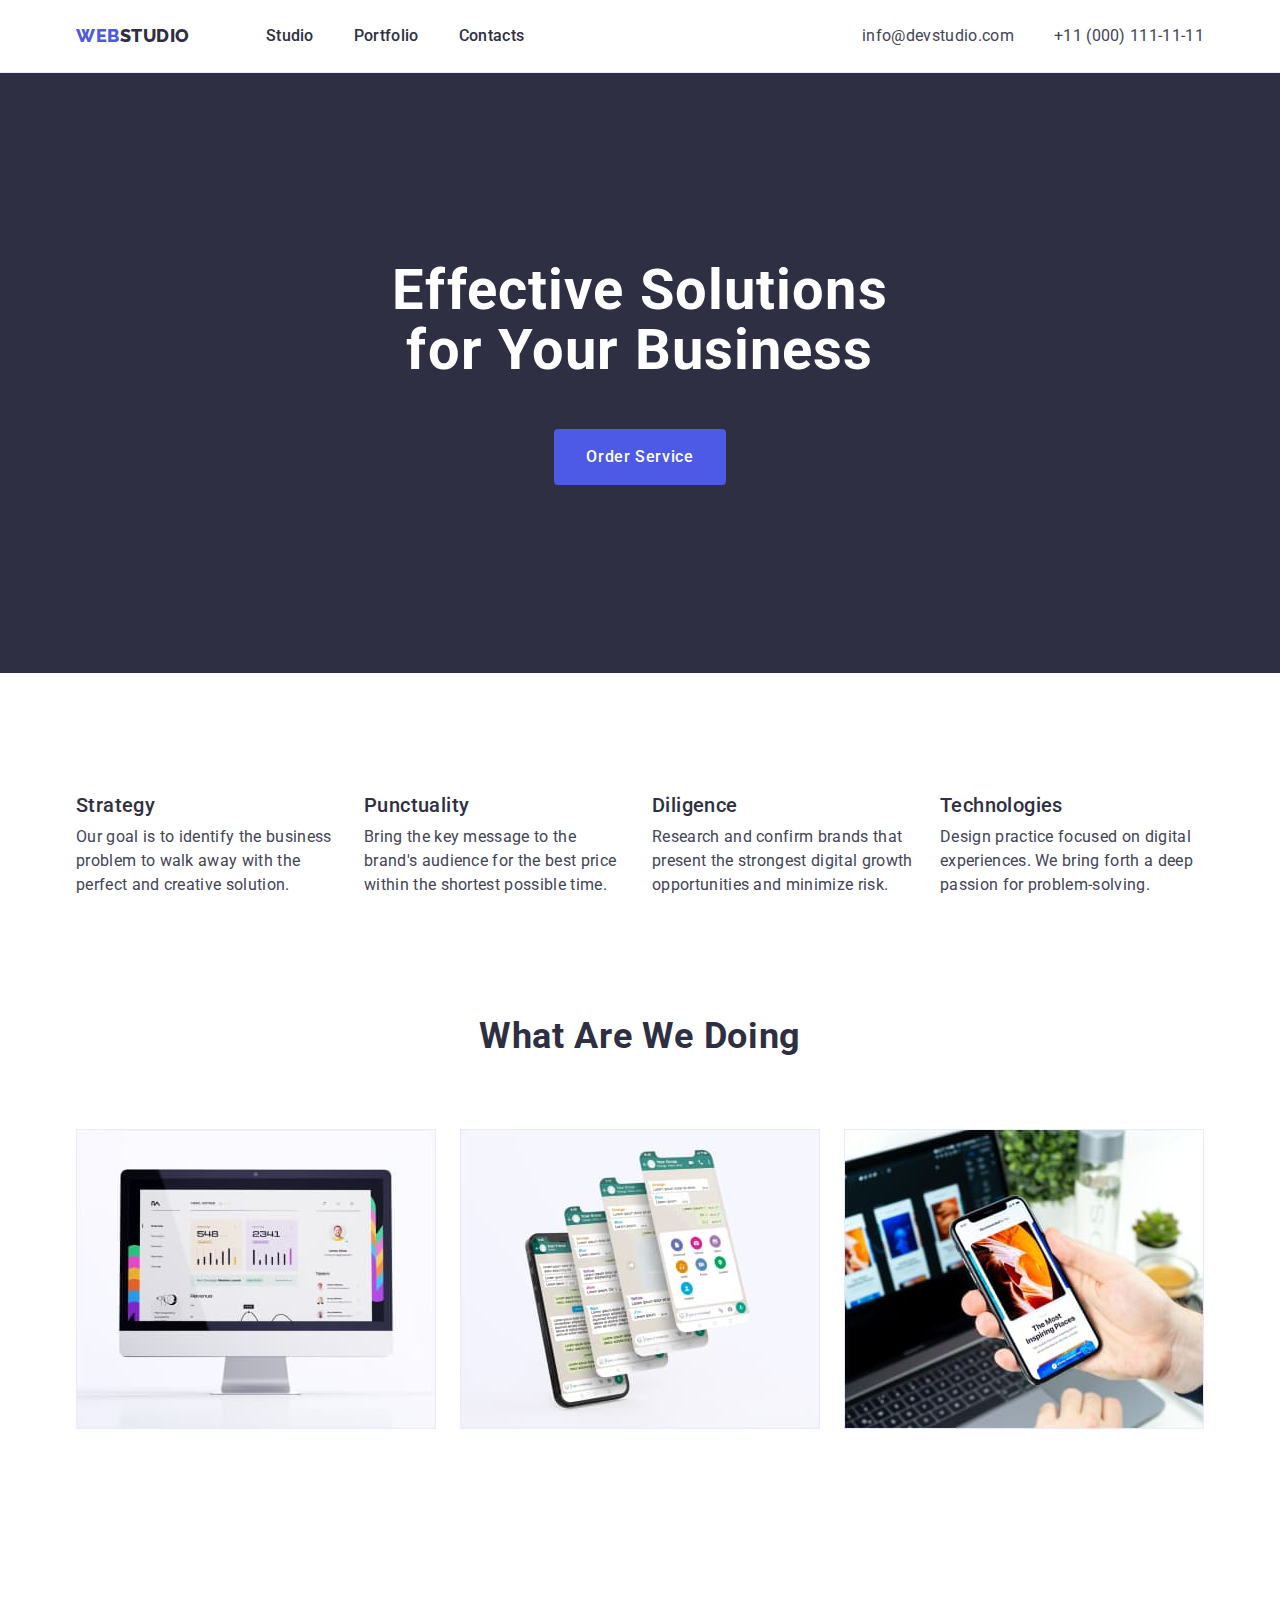
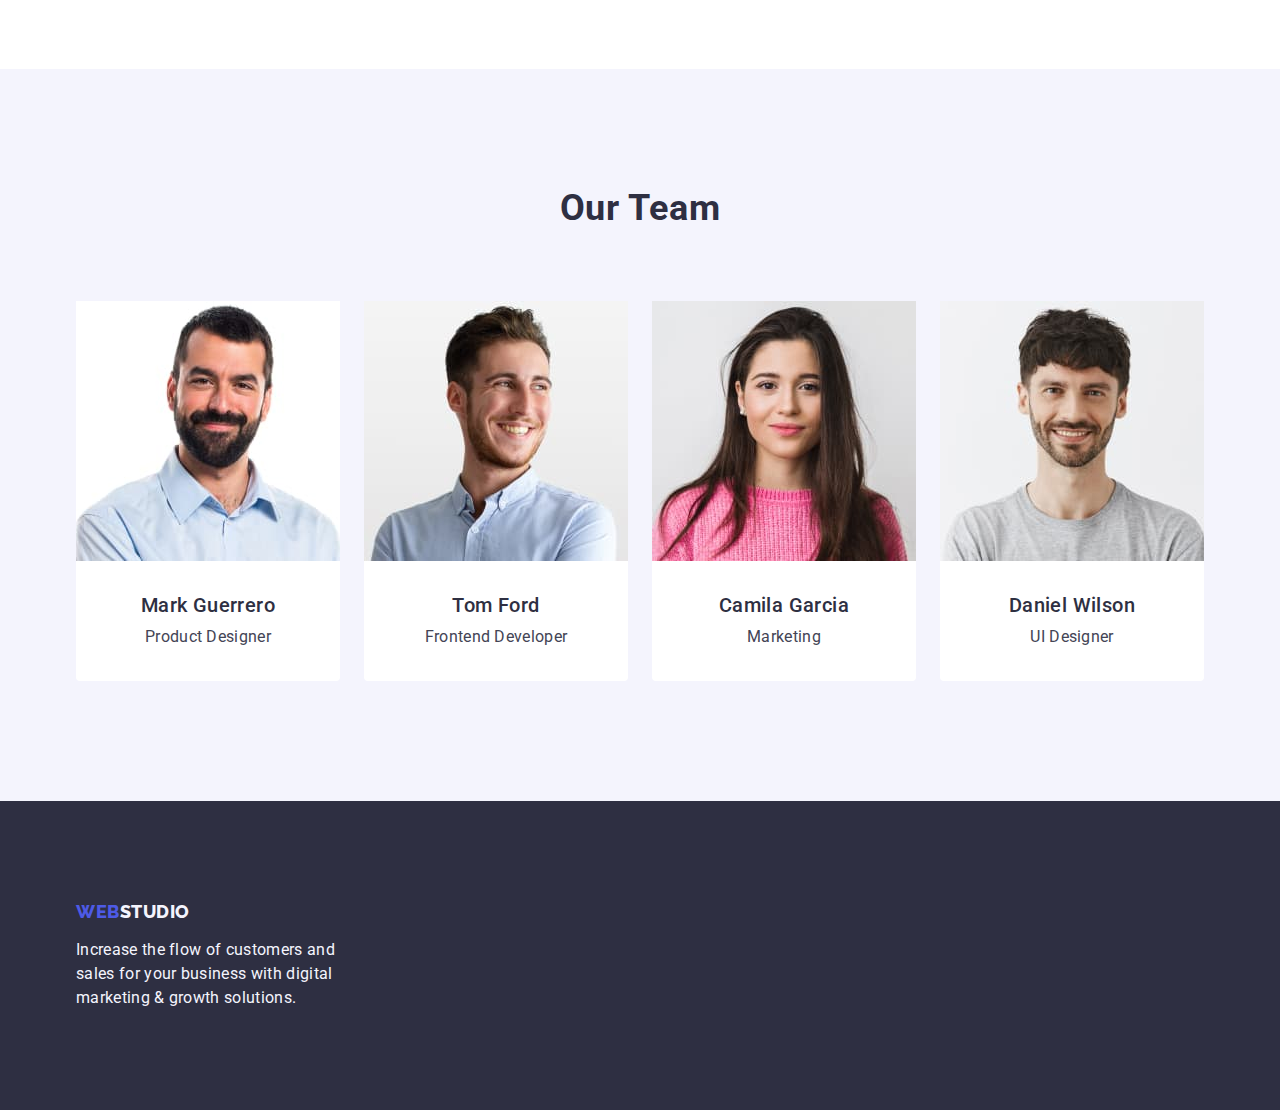
<file: index.html>
<!DOCTYPE html>
<html lang="en">
  <head>
    <meta charset="UTF-8" />
    <meta http-equiv="X-UA-Compatible" content="IE=edge" />
    <meta name="viewport" content="width=h, initial-scale=1.0" />
    <title>WebStudio</title>
    <link
      rel="stylesheet"
      href="https://cdn.jsdelivr.net/npm/modern-normalize@1.1.0/modern-normalize.min.css"
    />
    <link rel="preconnect" href="https://fonts.googleapis.com" />
    <link rel="preconnect" href="https://fonts.gstatic.com" crossorigin />
    <link
      href="https://fonts.googleapis.com/css2?family=Raleway:wght@800&family=Roboto:wght@400;500;700;900&display=swap"
      rel="stylesheet"
    />

    <link rel="stylesheet" href="./css/styles.css" />
  </head>
  <body>
    <!--========================Header============================ -->

    <header class="page-header">
      <div class="container page-header-container">
        <nav class="page-nav">
          <a class="logo-type link" href="./index.html"
            >Web<span class="colorr">Studio</span></a
          >
          <ul class="menu-list list">
            <li class="menu-item link">
              <a class="menu-link link" href="./index.html">Studio</a>
            </li>
            <li class="menu-item link">
              <a class="menu-link link" href="./portfolio.html">Portfolio</a>
            </li>
            <li class="menu-item link">
              <a class="menu-link link" href="">Contacts</a>
            </li>
          </ul>
        </nav>

        <address class="contacts-i">
          <ul class="contact list">
            <li class="contact-item">
              <a class="addressa link" href="mailto:info@devstudio.com"
                >info@devstudio.com</a
              >
            </li>
            <li class="contact-item">
              <a class="addressa link" href="tel:+110001111111"
                >+11 (000) 111-11-11</a
              >
            </li>
          </ul>
        </address>
      </div>
    </header>
    <main>
      <!-- ==================Hero-image-section-1 =================== -->

      <section class="section-hero">
        <div class="container section-hero-container">
          <h1 class="hero-h main-title">
            Effective Solutions for Your Business
          </h1>
          <button class="modal-btn" type="button">Order Service</button>
        </div>
      </section>

      <!-- ====================Section 2============================= -->

      <section class="distinctive-features">
        <div class="container distinctive-features-container">
          <h2 class="visually-hidden">distinctive-features</h2>

          <ul class="flex-container-s distinctive-features-list list">
            <li class="distinctive-features-item">
              <h3 class="flex-h-s distinctive-features-header">Strategy</h3>
              <p class="distinctive-features-text">
                Our goal is to identify the business problem to walk away with
                the perfect and creative solution.
              </p>
            </li>
            <li class="distinctive-features-item">
              <h3 class="flex-h-s distinctive-features-header">Punctuality</h3>
              <p class="distinctive-features-text">
                Bring the key message to the brand's audience for the best price
                within the shortest possible time.
              </p>
            </li>
            <li class="distinctive-features-item">
              <h3 class="flex-h-s distinctive-features-header">Diligence</h3>
              <p class="distinctive-features-text">
                Research and confirm brands that present the strongest digital
                growth opportunities and minimize risk.
              </p>
            </li>
            <li class="distinctive-features-item">
              <h3 class="flex-h-s distinctive-features-header">Technologies</h3>
              <p class="distinctive-features-text">
                Design practice focused on digital experiences. We bring forth a
                deep passion for problem-solving.
              </p>
            </li>
          </ul>
        </div>
      </section>
      <!-- ========================= Section 3 ============================= -->
      <section class="our-work">
        <div class="container our-work-container">
          <h2 class="flex-h-work our-work-header">What are we doing</h2>
          <ul class="flex-container-work work-list list">
            <li class="flex-items-t flex-items-work">
              <img
                src="./images/robots/img-1.jpg"
                alt="computer"
                width="360"
                height="300"
              />
            </li>
            <li class="flex-items-t flex-items-work">
              <img
                src="./images/robots/img-2.jpg"
                alt="telephone"
                width="360"
                height="300"
              />
            </li>
            <li class="flex-items-t flex-items-work">
              <img
                src="./images/robots/img-3.jpg"
                alt="laptop"
                width="360"
                height="300"
              />
            </li>
          </ul>
        </div>
      </section>

      <!--=========================== Section 4 ====================== -->

      <section class="our-team">
        <div class="container our-team-container">
          <h2 class="flex-h-t our-team-header">Our Team</h2>
          <ul class="flex-container-t our-team-list list">
            <li class="flex-items-t img">
              <img
                src="./images/team/mark-guerrero-1.jpg"
                alt="foto-mark-guerrero"
                width="264"
                height="260"
              />
              <div class="post-s-t">
                <h3 class="team-member-name">Mark Guerrero</h3>
                <p class="our-team-text">Product Designer</p>
              </div>
            </li>

            <li class="flex-items-t img">
              <img
                src="./images/team/tom-ford-2.jpg"
                alt="foto-tom-ford"
                width="264"
                height="260"
              />
              <div class="post-s-t">
                <h3 class="team-member-name">Tom Ford</h3>
                <p class="our-team-text">Frontend Developer</p>
              </div>
            </li>

            <li class="flex-items-t img">
              <img
                src="./images/team/camila-garcia-3.jpg"
                alt="foto-camila-garcia"
                width="264"
                height="260"
              />
              <div class="post-s-t">
                <h3 class="team-member-name">Camila Garcia</h3>
                <p class="our-team-text">Marketing</p>
              </div>
            </li>

            <li class="flex-items-t img">
              <img
                src="./images/team/daniel-wilson-4.jpg"
                alt="foto-daniel-wilson"
                width="264"
                height="260"
              />
              <div class="post-s-t">
                <h3 class="team-member-name">Daniel Wilson</h3>
                <p class="our-team-text">UI Designer</p>
              </div>
            </li>
          </ul>
        </div>
      </section>
    </main>
    <!-- =============================Footer====================== -->
    <footer class="footer">
      <div class="container footer-container">
        <a class="logo-type-footer link" href="./index.html"
          >Web<span class="colorr-footer">Studio</span></a
        >
        <p class="paragraph footer-text">
          Increase the flow of customers and sales for your business with
          digital marketing & growth solutions.
        </p>
      </div>
    </footer>
  </body>
</html>
</file>
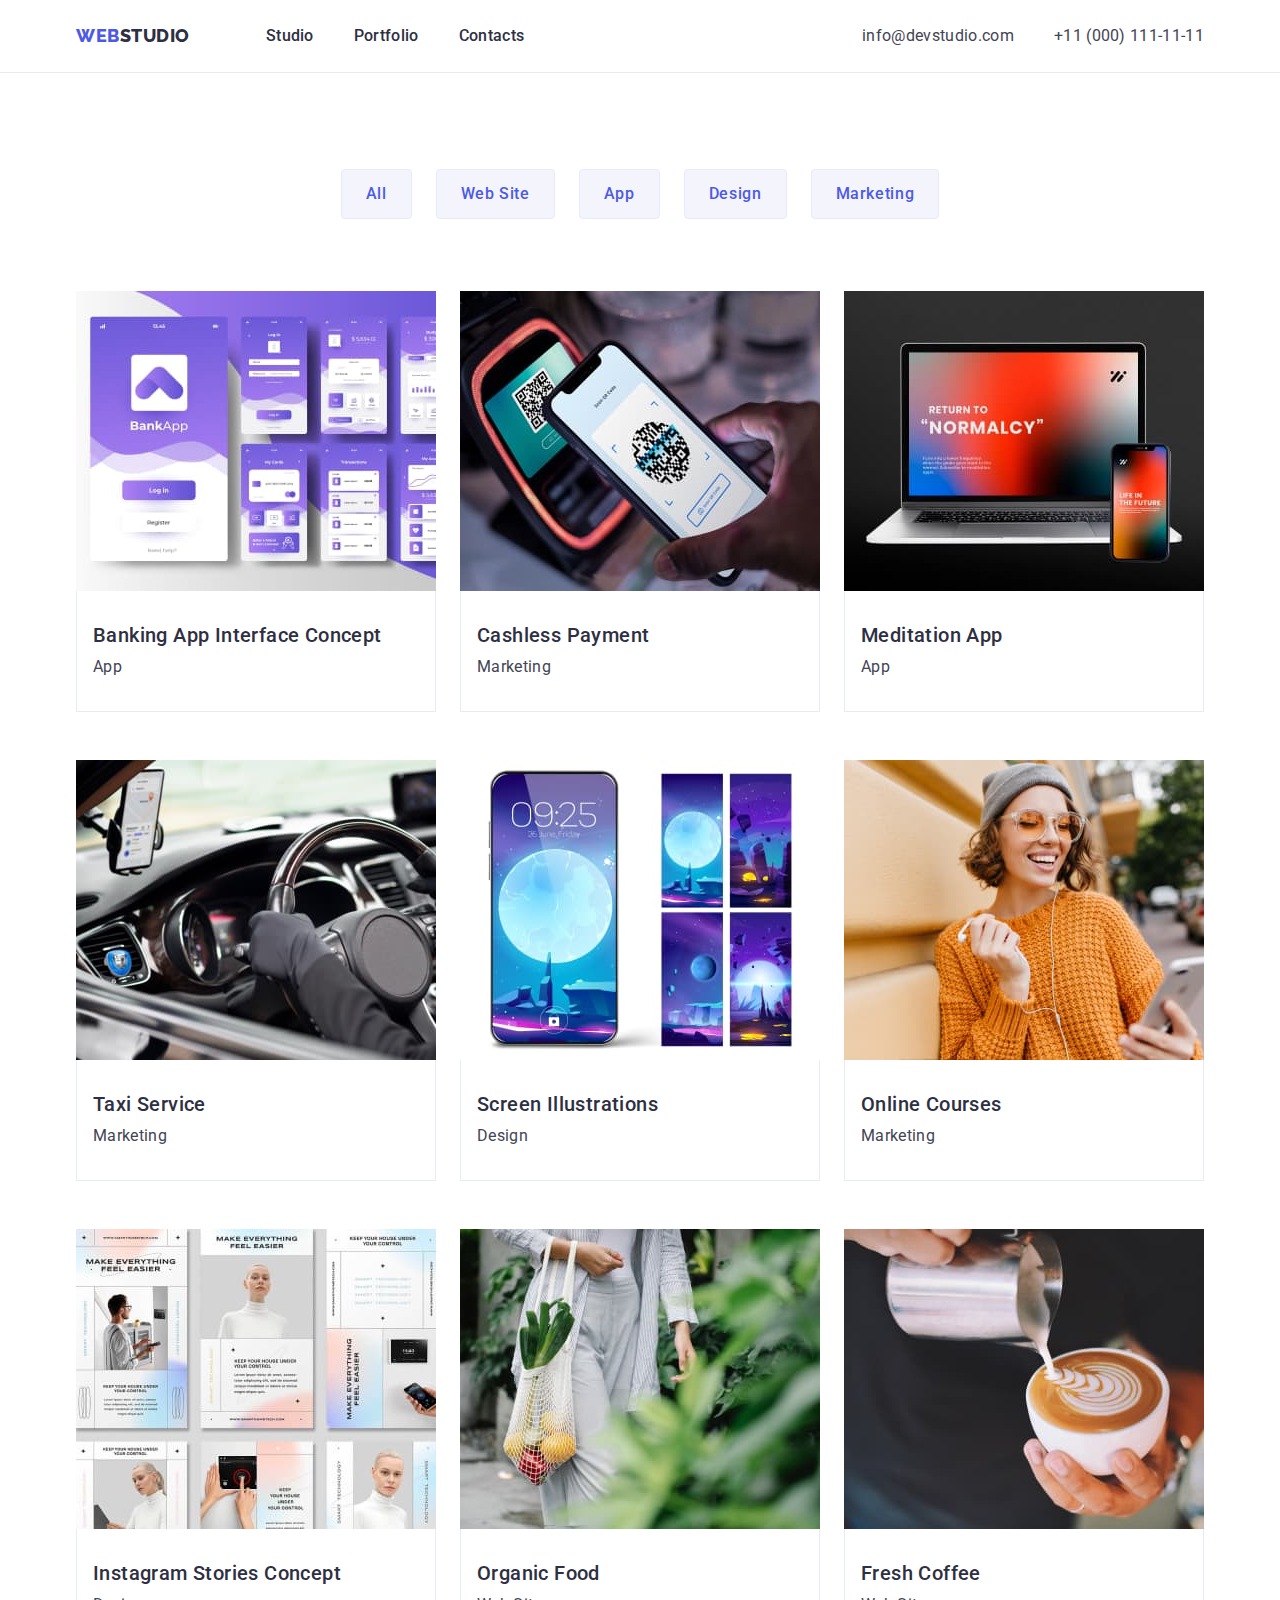
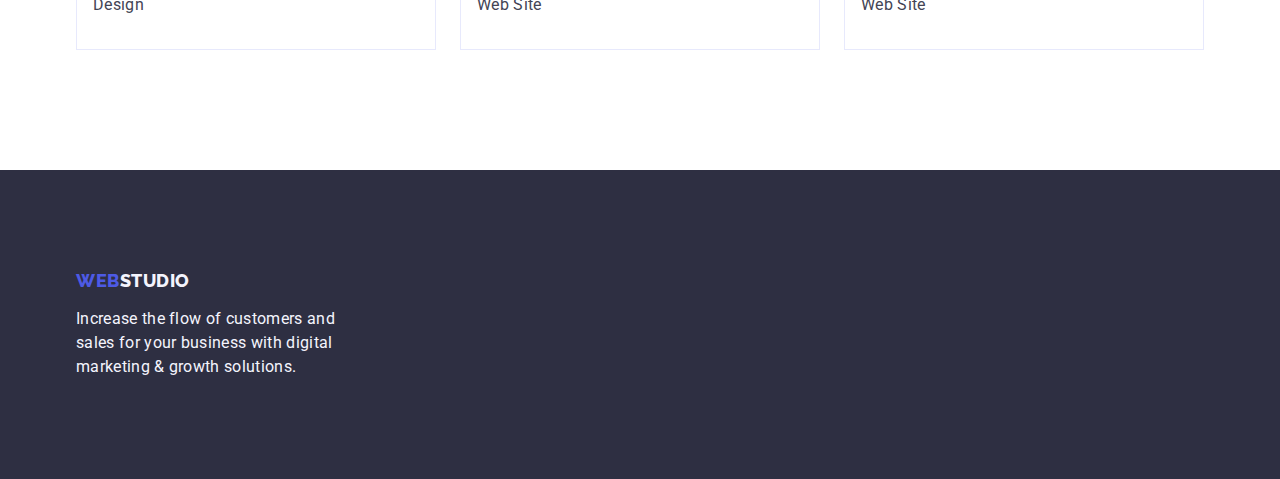
<file: portfolio.html>
<!DOCTYPE html>
<html lang="en">
  <head>
    <meta charset="UTF-8" />
    <meta http-equiv="X-UA-Compatible" content="IE=edge" />
    <meta name="viewport" content="width=device-width, initial-scale=1.0" />
    <title>WebStudio</title>
    <link
      rel="stylesheet"
      href="https://cdn.jsdelivr.net/npm/modern-normalize@1.1.0/modern-normalize.min.css"
    />
    <link rel="preconnect" href="https://fonts.googleapis.com" />
    <link rel="preconnect" href="https://fonts.gstatic.com" crossorigin />
    <link
      href="https://fonts.googleapis.com/css2?family=Raleway:wght@800&family=Roboto:wght@400;500;700;900&display=swap"
      rel="stylesheet"
    />
    <link rel="stylesheet" href="./css/styles.css" />
  </head>
  <body>
    <!-- ==================Portfolio-header======================== -->

    <header class="page-header">
      <div class="container page-header-container">
        <nav class="page-nav">
          <a class="logo-type link" href="./index.html"
            >Web<span class="colorr">Studio</span></a
          >
          <ul class="menu-list list">
            <li class="menu-item link">
              <a class="menu-link link" href="./index.html">Studio</a>
            </li>
            <li class="menu-item link">
              <a class="menu-link link" href="./portfolio.html">Portfolio</a>
            </li>
            <li class="menu-item link">
              <a class="menu-link link" href="">Contacts</a>
            </li>
          </ul>
        </nav>

        <address class="contacts-i">
          <ul class="contact list">
            <li class="contact-item">
              <a class="addressa link" href="mailto:info@devstudio.com"
                >info@devstudio.com</a
              >
            </li>
            <li class="contact-item">
              <a class="addressa link" href="tel:+110001111111"
                >+11 (000) 111-11-11</a
              >
            </li>
          </ul>
        </address>
      </div>
    </header>

    <!-- ===================== Portfolio-section-1 ========================= -->

    <!--------- Portfolio-btn ----------->

    <main>
      <section class="section-portfolio">
        <div class="container section-portfolio-container">
          <h1 class="visually-hidden">Portfolio WebStudio</h1>

          <ul class="flex-btn list">
            <li class="flex-list list">
              <button class="portfolio-btn" type="button">All</button>
            </li>
            <li class="flex-list list">
              <button class="portfolio-btn" type="button">Web Site</button>
            </li>
           
            <li class="flex-list list">
              <button class="portfolio-btn" type="button">App</button>
            </li>
            <li class="list">
              <button class="portfolio-btn" type="button">Design</button>
            </li>
            <li class="flex-list list">
              <button class="portfolio-btn" type="button">Marketing</button>
            </li>
          </ul>

          <!---------- Portfolio-list ------------>
          <ul class="flex-container-potfolio list link">
            <li class="flex-items-portfolio link">
              <a class="link-a"
                ><div class="post">
                  <img
                    class="link"
                    src="./images/portfolio/img.jpg"
                    alt="img-banking-app"
                    width="360"
                    height="300"
                  />
                </div>
                <div class="post-ht">
                  <h2 class="post-heading menu-portfolio">
                    Banking App Interface Concept
                  </h2>
                  <p class="post-text portfolio-text">App</p>
                </div>
              </a>
            </li>

            <li class="flex-items-portfolio link">
              <a class="link-a"
                ><div class="post">
                  <img
                    class="link"
                    src="./images/portfolio/img-1.jpg"
                    alt="img-cashless-payment"
                    width="360"
                    height="300"
                  />
                </div>
                <div class="post-ht">
                  <h2 class="post-heading menu-portfolio">Cashless Payment</h2>
                  <p class="post-text portfolio-text">Marketing</p>
                </div>
              </a>
            </li>

            <li class="flex-items-portfolio link">
              <a class="link-a"
                ><div class="post">
                  <img
                    class="link"
                    src="./images/portfolio/img-2.jpg"
                    alt="img-meditation-app"
                    width="360"
                    height="300"
                  />
                </div>
                <div class="post-ht">
                  <h2 class="post-heading menu-portfolio">Meditation App</h2>
                  <p class="post-text portfolio-text">App</p>
                </div>
              </a>
            </li>

            <li class="flex-items-portfolio link">
              <a class="link-a"
                ><div class="post">
                  <img
                    class="link"
                    src="./images/portfolio/img-3.jpg"
                    alt="img-taxi-service"
                    width="360"
                    height="300"
                  />
                </div>
                <div class="post-ht">
                  <h2 class="post-heading menu-portfolio">Taxi Service</h2>
                  <p class="post-text portfolio-text">Marketing</p>
                </div>
              </a>
            </li>

            <li class="flex-items-portfolio link">
              <a class="link-a"
                ><div class="post">
                  <img
                    class="link"
                    src="./images/portfolio/img-4.jpg"
                    alt="img-screen-illustrations"
                    width="360"
                    height="300"
                  />
                </div>
                <div class="post-ht">
                  <h2 class="post-heading menu-portfolio">
                    Screen Illustrations
                  </h2>
                  <p class="post-text portfolio-text">Design</p>
                </div>
              </a>
            </li>

            <li class="flex-items-portfolio link">
              <a class="link-a"
                ><div class="post">
                  <img
                    class="link"
                    src="./images/portfolio/img-5.jpg"
                    alt="img-online-courses"
                    width="360"
                    height="300"
                  />
                </div>
                <div class="post-ht">
                  <h2 class="post-heading menu-portfolio">Online Courses</h2>
                  <p class="post-text portfolio-text">Marketing</p>
                </div>
              </a>
            </li>

            <li class="flex-items-portfolio link">
              <a class="link-a"
                ><div class="post">
                  <img
                    class="link"
                    src="./images/portfolio/img-6.jpg"
                    alt="img-instagram-stories-concept"
                    width="360"
                    height="300"
                  />
                </div>
                <div class="post-ht">
                  <h2 class="post-heading menu-portfolio">
                    Instagram Stories Concept
                  </h2>
                  <p class="post-text portfolio-text">Design</p>
                </div>
              </a>
            </li>

            <li class="flex-items-portfolio link">
              <a class="link-a"
                ><div class="post">
                  <img
                    class="link"
                    src="./images/portfolio/img-7.jpg"
                    alt="img-organic-food"
                    width="360"
                    height="300"
                  />
                </div>
                <div class="post-ht">
                  <h2 class="post-heading menu-portfolio">Organic Food</h2>
                  <p class="post-text portfolio-text">Web Site</p>
                </div>
              </a>
            </li>

            <li class="flex-items-portfolio link">
              <a class="link-a"
                ><div class="post">
                  <img
                    class="link"
                    src="./images/portfolio/img-8.jpg"
                    alt="img-fresh-coffee"
                    width="360"
                    height="300"
                  />
                </div>
                <div class="post-ht">
                  <h2 class="post-heading menu-portfolio">Fresh Coffee</h2>
                  <p class="post-text portfolio-text">Web Site</p>
                </div>
              </a>
            </li>
          </ul>
        </div>
      </section>
    </main>

    <!-- Footer -->
    <footer class="footer">
      <div class="container footer-container">
        <a class="logo-type-footer link" href="./index.html"
          >Web<span class="colorr-footer">Studio</span></a
        >
        <p class="paragraph footer-text">
          Increase the flow of customers and sales for your business with
          digital marketing & growth solutions.
        </p>
      </div>
    </footer>
  </body>
</html>
</file>
<file: css/styles.css>
:root {
    --accent-color: #2e2f42;
    --logo-btn-color: #4D5AE5;
    --text-color: #434455;
    --fond-color: #FFFFFF;
    --fond-btn-color: #F4F4FD;
    --btn-color: #404bbf;
    --border-color:  #e7e9fc 
    }

    h1,h2,h3,p {
        margin-top: 0;
        margin-bottom: 0;
    }

    ul {
        margin-top: 0;
        margin-bottom: 0;
        padding-left: 0;
    }

    img {
        display: block;
    }

    address {
        font-style: normal;
    }


    button {
        cursor: pointer;
    }
    .container {
        max-width: 1158px;
        padding: 0 15px;
        margin: 0 auto;
    }


body {
    font-family: 'Roboto', sans-serif;
    color: var(--text-color);
    background-color: var(--fond-color);
}

.list {
list-style: none;
}
.link {
text-decoration: none;
} 
    
    
    /*================ Header======================= */

    .logo-type {
font-family: 'Raleway', sans-serif;
font-weight: 800;
font-size: 18px;
line-height: 1.17;
letter-spacing: 0.03em;
text-transform: uppercase;
color: var(--logo-btn-color);
display: flex;
align-items: center;
margin-right: 76px;
}
.colorr {
    color: var(--accent-color);
   }

.menu-list {
    display: flex;
    gap: 40px;
  }
    
.menu-link {
font-weight: 500;
font-size: 16px;
line-height: 1.5;
letter-spacing: 0.02em;
color: var(--accent-color);
display: inline-block;
padding-top: 24px;
padding-bottom: 24px;
}

.menu-link:hover,
.menu-link:focus {
    color: var(--btn-color);
}

.address {
font-size: 16px;
line-height: 1.5;
letter-spacing: 0.02em;
color: var(--text-color);
} 

.addressa:hover,
.addressa:focus {
    color: var(--btn-color);
}

.addressa {
font-size: 16px;
line-height: 1.5;
letter-spacing: 0.02em;
color: var(--text-color);
}

/* ------ Header-container -------------*/
.contacts-i {
    font-style: normal;
    margin-left: auto;
}

.contact {
display: flex;
padding-top: 24px;
padding-bottom: 24px;
gap: 40px;
}


.page-header {
    background-color: var(--fond-color);
    border-bottom: 1px solid var(--border-color);
  }
  
  .page-header .page-header-container {
    display: flex;
    align-items: center;
  }

  .page-nav {
    display: flex;
    align-items: center;
  }
  .addressa {
    display: flex;
    align-items: center;
  }




/*=================== Hero-section-1 ============================*/
    
    .main-title {
    font-size: 56px;
    line-height: 1.07;
    letter-spacing: 0.02em;
    color: var(--fond-color);
    text-align: center;
    }
    
    .modal-btn {
    font-family: 'Roboto', sans-serif;
    font-weight: 500;
    font-size: 16px;
    line-height: 1.5;
    letter-spacing: 0.04em;
    color: var(--fond-color);
    background: var(--logo-btn-color);
    cursor: pointer;
    }
    
    .modal-btn:hover,
    .modal-btn:focus {
    background: var(--btn-color);
    color: var(--fond-color);
    }



/* Container-hero */

.hero-h {
    display: flex;
    flex-wrap: wrap;
    margin-left: auto;
    margin-right: auto;
    max-width: 496px;
}
.section-hero {
    background: var(--accent-color);
    padding-top: 188px;
    padding-bottom: 188px;
} 

.modal-btn {
    display: block;
    border: none;
    padding: 16px 32px;
    margin-left: auto;
    margin-right: auto;
    margin-top: 48px;
    height: 56px;
    min-width: 169px;
    border-radius: 4px;
}
    

/*=================== Section 2=================================== */

.distinctive-features-header {
text-align: center;
font-weight: 500;
font-size: 20px;
line-height: 1.2;
letter-spacing: 0.02em;
color: var(--accent-color);
}

.distinctive-features-text {
font-size: 16px;
line-height: 1.5;
letter-spacing: 0.02em;
color: var(--text-color);
}

/* Container-section-2 */

    .visually-hidden {
  position: absolute;
  width: 1px;
  height: 1px;
  margin: -1px;
  border: 0;
  padding: 0;
  white-space: nowrap;
  clip-path: inset(100%);
  clip: rect(0 0 0 0);
  overflow: hidden;
}
    


.flex-container-s {
    list-style: none;
    display: flex;
    flex-wrap: wrap;
    gap: 24px;
}

.distinctive-features-item {
    flex-basis: calc((100% - 72px) / 4);
}

.flex-h-s {
display: flex;
margin-bottom: 8px;
margin-left: 0;
}

.distinctive-features {
    padding-top: 120px;
    padding-bottom: 120px;
}
/*================== Section 3=============================== */

.our-work-header {
text-align: center;
font-size: 36px;
line-height: 1.11;
letter-spacing: 0.02em;
text-transform: capitalize;
color: var(--accent-color);

}

/* container-section-3*/
.our-work {
    padding-bottom: 120px;
}

.flex-items-t {
    flex-basis: calc((100% - 48px) / 3);
}

.flex-h-work {
    margin-left: auto;
    margin-right: auto;
    margin-bottom: 72px;
}
.flex-container-work {
   display: flex;
   flex-wrap: wrap;
    gap: 24px;
    
}
.our-work-container {
    padding-bottom: 120px;
}

/*===================Section-4===================================  */
.our-team {
background-color: var(--fond-btn-color);

padding: 120px 0;

}
.img {
background-color: var(--fond-color);
}

.our-team-header {
text-align: center;
font-size: 36px;
line-height: 1.11;
letter-spacing: 0.02em;
text-transform: capitalize;
color: var(--accent-color);

}

.team-member-name {
font-weight: 500;
font-size: 20px;
line-height: 1.2;
letter-spacing: 0.02em;
color: var(--accent-color);

}

.our-team-text {
font-size: 16px;
line-height: 1.5;
letter-spacing: 0.02em;
color: var(--text-color);
}

/* container-section-4 */

.our-team {
    padding: 120px 0;
}
.flex-container-t { 
display: flex;
gap: 24px;
}
.flex-items-t {
    flex-basis: calc((100% - 72px) / 4);
}
.flex-container-t .flex-items-t .group-h {
    display: flex;
    flex-wrap: wrap;
    padding-left: 49px;
    padding-right: 49px;
    padding-top: 32px;
    padding-bottom: 32px;
}
/* Section-4  radiuі задан в д/з */
.flex-items-t {
    border-radius: 0px 0px 4px 4px;
}

.post-s-t {
    padding: 32px 16px;
}
.team-member-name {
    text-align: center;
    margin-bottom: 8px;
}
 .our-team-text {
    text-align: center;
 }
 .flex-h-t {
    margin-bottom: 72px;
 }


/*==============Footer================================= */

.logo-type-footer {
font-family: 'Raleway', sans-serif;
font-weight: 800;
font-size: 18px;
line-height: 1.17;
letter-spacing: 0.03em;
text-transform: uppercase;
color: var(--logo-btn-color);
}


.colorr-footer {
color: var(--fond-btn-color);
}

.footer {
background: var(--accent-color);
}

.footer-text {
font-size: 16px;
line-height: 1.5;
letter-spacing: 0.02em;
color: var(--fond-btn-color);
}

/* Container-footer */

.footer {
    padding: 100px 0;
}
.logo-type-footer {
    display: inline-block;
    margin-bottom: 16px; 
}
.paragraph {
    max-width: 264px;
    
}

/*==================================== Portfolio========================== */

.menu-portfolio {
font-weight: 500;
font-size: 20px;
line-height: 1.2;
letter-spacing: 0.02em;
color: var(--accent-color);
}

.portfolio-text {
font-size: 16px;
line-height: 1.5;
letter-spacing: 0.02em;
color: var(--text-color);
} 


/* Portfolio btn */
.portfolio-btn:hover,
.portfolio-btn:focus {
background: var(--btn-color);
color: var(--fond-color);
border: 1px solid transparent;
}

.portfolio-btn {
font-family: "Roboto", sans-serif;
font-weight: 500;
font-size: 16px;
line-height: 1.5;
letter-spacing: 0.04em;
color: var(--logo-btn-color);
background-color: var(--fond-btn-color);
cursor: pointer;
}
/* Portfoli-container */
.visually-hidden {
  position: absolute;
  width: 1px;
  height: 1px;
  margin: -1px;
  border: 0;
  padding: 0;
  white-space: nowrap;
  clip-path: inset(100%);
  clip: rect(0 0 0 0);
  overflow: hidden;
}
.section-portfolio {
    padding-top: 96px;
    padding-bottom: 120px;
}
.flex-btn {
    display: flex;
    flex-wrap: wrap;
    justify-content: center;
    gap: 24px;
    margin-bottom: 72px;
}
.portfolio-btn {
    padding: 12px 24px;
    border-radius: 4px;
    border: 1px solid var(--border-color);
}
.flex-container-potfolio {
    list-style: none;
    display: flex;
    flex-wrap: wrap;
    gap: 24px;
    row-gap: 48px;
}
.flex-items-portfolio {
    width: calc((100% - 48px) / 3);
 }

.post {
    max-width: 100%;
}
    

.post-ht {
    padding: 32px 16px;
    border: 1px solid var(--border-color);
    border-top: none;
}
    .post-heading {
    margin-bottom: 8px;
}
</file>
